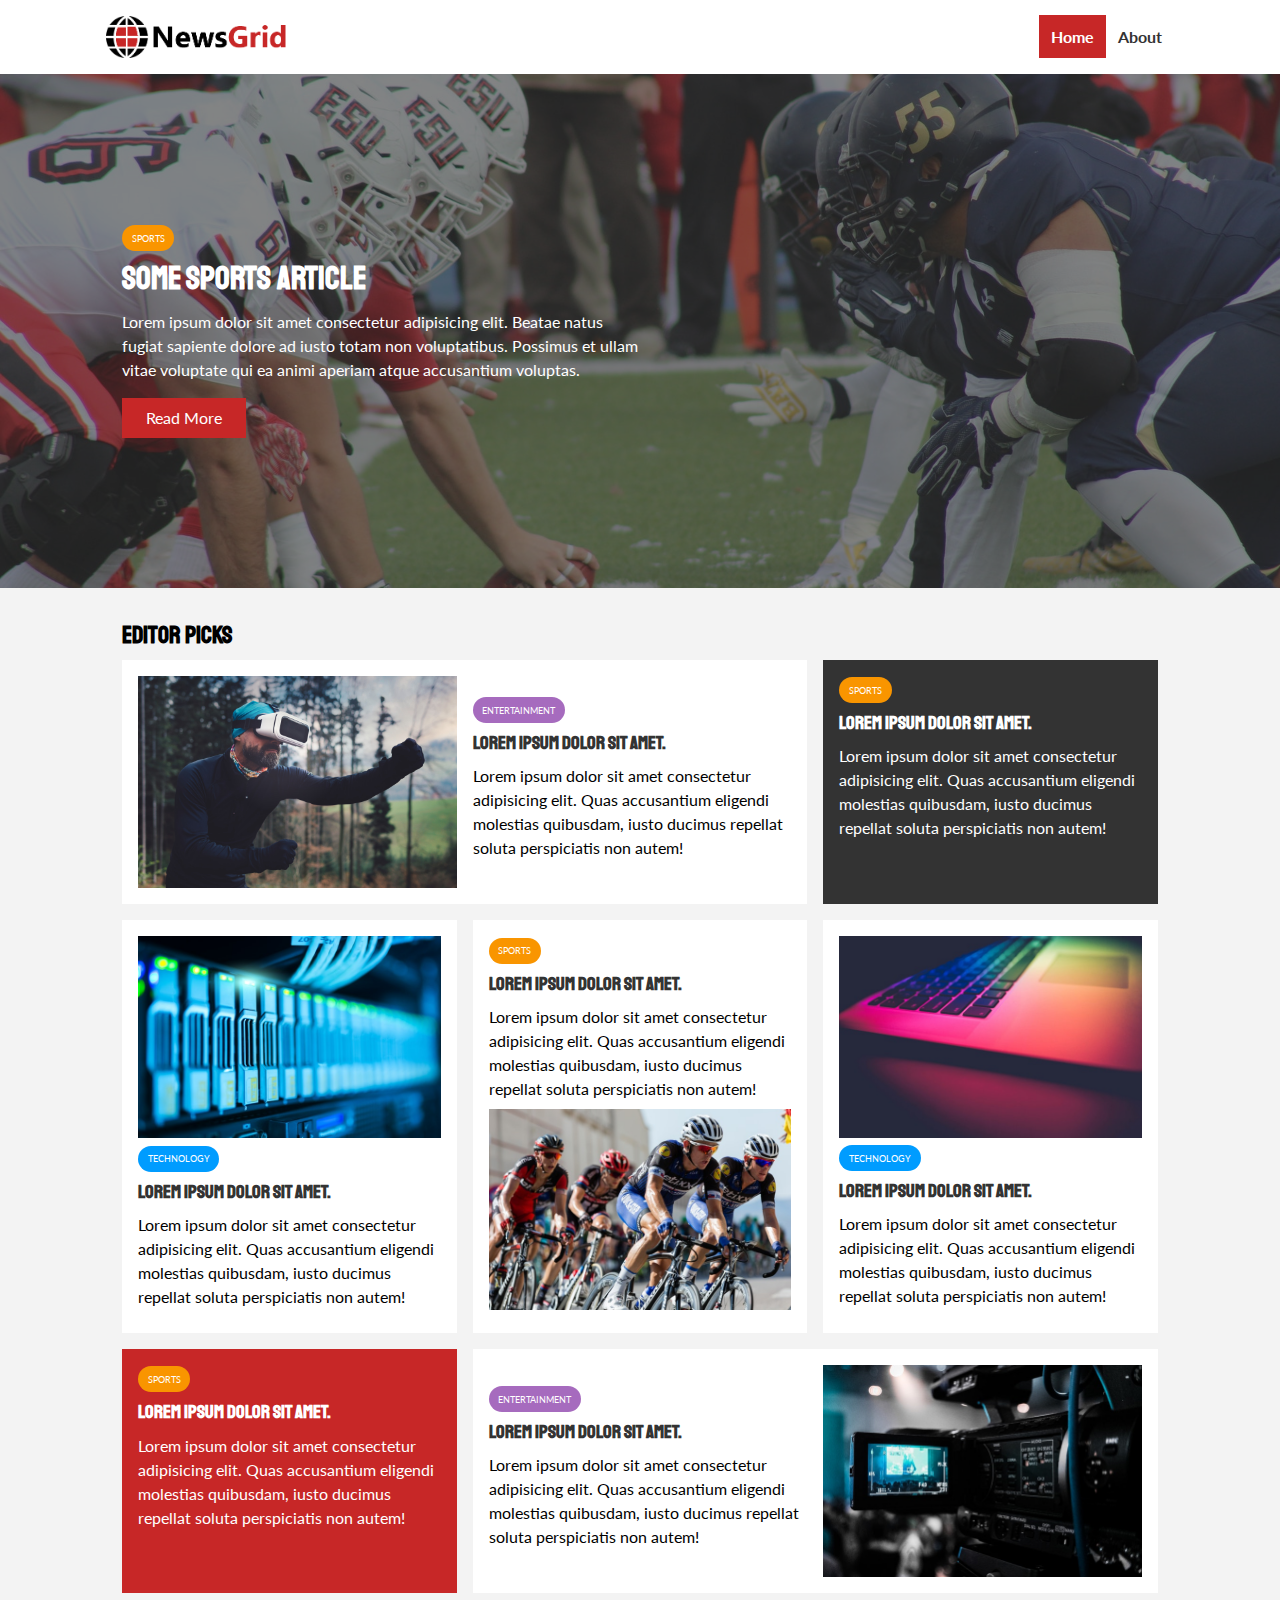
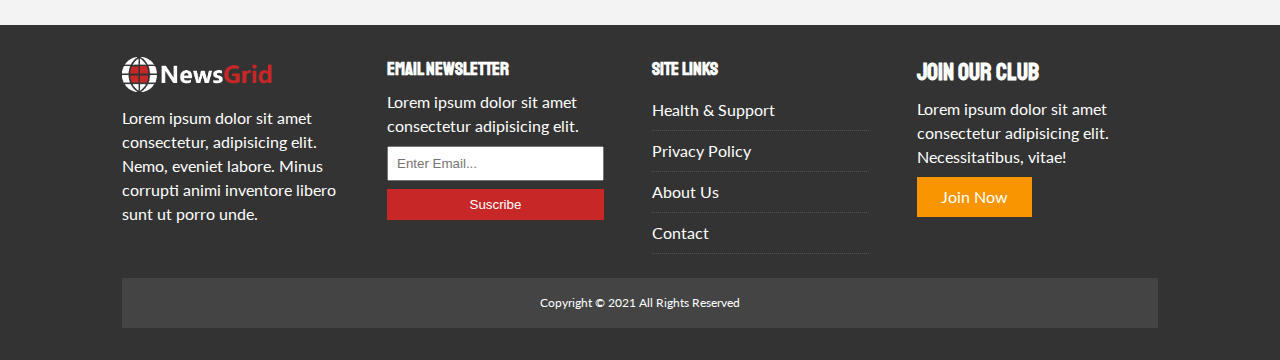
<file: index.html>
<!DOCTYPE html>
<html lang="en">
  <head>
    <meta charset="UTF-8" />
    <meta name="viewport" content="width=device-width, initial-scale=1.0" />
    <link
      rel="stylesheet"
      href="https://cdnjs.cloudflare.com/ajax/libs/font-awesome/5.15.1/css/all.min.css"
      integrity="sha512-+4zCK9k+qNFUR5X+cKL9EIR+ZOhtIloNl9GIKS57V1MyNsYpYcUrUeQc9vNfzsWfV28IaLL3i96P9sdNyeRssA=="
      crossorigin="anonymous"
    />
    <link rel="preconnect" href="https://fonts.gstatic.com" />
    <link
      href="https://fonts.googleapis.com/css2?family=Lato&family=Staatliches&display=swap"
      rel="stylesheet"
    />
    <link rel="stylesheet" href="./css/style.css" />
    <link
      rel="stylesheet"
      href="./css/mobile.css"
      media="screen and (max-width:768px)"
    />
    <link rel="shortcut icon" type="image/x-icon" href="./img/favicon.ico" />

    <title>NewsGrid | Latest News</title>
  </head>
  <body>
    <nav id="main-nav">
      <div class="container">
        <img src="./img/logo.png" alt="NewsGrid" class="logo" />

        <div class="social">
          <a href="http://facebook.com" target="_blank"
            ><i class="fab fa-facebook fa-2x"></i
          ></a>
          <a href="http://twitter.com" target="_blank"
            ><i class="fab fa-twitter fa-2x"></i
          ></a>
          <a href="http://instagram.com" target="_blank"
            ><i class="fab fa-instagram fa-2x"></i
          ></a>
          <a href="http://youtube.com" target="_blank"
            ><i class="fab fa-youtube fa-2x"></i
          ></a>
        </div>
        <ul>
          <li><a href="index.html" class="current">Home</a></li>
          <li><a href="about.html">About</a></li>
        </ul>
      </div>
    </nav>
    <!-- Showcase Section -->
    <header id="showcase">
      <div class="container">
        <div class="showcase-container">
          <div class="showcase-content">
            <div class="category category-sports">Sports</div>
            <h1>Some Sports Article</h1>
            <p>
              Lorem ipsum dolor sit amet consectetur adipisicing elit. Beatae
              natus fugiat sapiente dolore ad iusto totam non voluptatibus.
              Possimus et ullam vitae voluptate qui ea animi aperiam atque
              accusantium voluptas.
            </p>
            <a href="article.html" class="btn btn-primary">Read More</a>
          </div>
        </div>
      </div>
    </header>
    <!-- Home Articles -->
    <section id="home-articles" class="py-2">
      <div class="container">
        <h2>Editor Picks</h2>
        <div class="articles-container">
          <article class="card">
            <img src="./img/articles/ent1.jpg" alt="" />
            <div>
              <div class="category category-ent">Entertainment</div>
              <h3>
                <a href="article.html">Lorem ipsum dolor sit amet.</a>
              </h3>
              <p>
                Lorem ipsum dolor sit amet consectetur adipisicing elit. Quas
                accusantium eligendi molestias quibusdam, iusto ducimus repellat
                soluta perspiciatis non autem!
              </p>
            </div>
          </article>
          <article class="card bg-dark">
            <div class="category category-sports">Sports</div>
            <h3>
              <a href="article.html">Lorem ipsum dolor sit amet.</a>
            </h3>
            <p>
              Lorem ipsum dolor sit amet consectetur adipisicing elit. Quas
              accusantium eligendi molestias quibusdam, iusto ducimus repellat
              soluta perspiciatis non autem!
            </p>
          </article>
          <article class="card">
            <img src="./img/articles/tech1.jpg" alt="" />
            <div class="category category-tech">Technology</div>
            <h3>
              <a href="article.html">Lorem ipsum dolor sit amet.</a>
            </h3>
            <p>
              Lorem ipsum dolor sit amet consectetur adipisicing elit. Quas
              accusantium eligendi molestias quibusdam, iusto ducimus repellat
              soluta perspiciatis non autem!
            </p>
          </article>
          <article class="card">
            <div class="category category-sports">Sports</div>
            <h3>
              <a href="article.html">Lorem ipsum dolor sit amet.</a>
            </h3>
            <p>
              Lorem ipsum dolor sit amet consectetur adipisicing elit. Quas
              accusantium eligendi molestias quibusdam, iusto ducimus repellat
              soluta perspiciatis non autem!
            </p>
            <img src="./img/articles/sports1.jpg" alt="" />
          </article>
          <article class="card">
            <img src="./img/articles/tech2.jpg" alt="" />
            <div class="category category-tech">Technology</div>
            <h3>
              <a href="article.html">Lorem ipsum dolor sit amet.</a>
            </h3>
            <p>
              Lorem ipsum dolor sit amet consectetur adipisicing elit. Quas
              accusantium eligendi molestias quibusdam, iusto ducimus repellat
              soluta perspiciatis non autem!
            </p>
          </article>
          <article class="card bg-primary">
            <div class="category category-sports">Sports</div>
            <h3>
              <a href="article.html">Lorem ipsum dolor sit amet.</a>
            </h3>
            <p>
              Lorem ipsum dolor sit amet consectetur adipisicing elit. Quas
              accusantium eligendi molestias quibusdam, iusto ducimus repellat
              soluta perspiciatis non autem!
            </p>
          </article>
          <article class="card">
            <div>
              <div class="category category-ent">Entertainment</div>
              <h3>
                <a href="article.html">Lorem ipsum dolor sit amet.</a>
              </h3>
              <p>
                Lorem ipsum dolor sit amet consectetur adipisicing elit. Quas
                accusantium eligendi molestias quibusdam, iusto ducimus repellat
                soluta perspiciatis non autem!
              </p>
            </div>
            <img src="./img/articles/ent2.jpg" alt="" />
          </article>
        </div>
      </div>
    </section>
    <!-- Footer  -->
    <footer id="main-footer" class="py-2">
      <div class="container footer-container">
        <!-- first div -->
        <div>
          <img src="./img/logo_light.png" alt="NewsGrid" />
          <p>
            Lorem ipsum dolor sit amet consectetur, adipisicing elit. Nemo,
            eveniet labore. Minus corrupti animi inventore libero sunt ut porro
            unde.
          </p>
        </div>
        <!-- second div -->
        <div>
          <h3>Email Newsletter</h3>
          <p>Lorem ipsum dolor sit amet consectetur adipisicing elit.</p>
          <form name="contact" method="POST" data-netlify="true">
            <input type="email" name="email" placeholder="Enter Email..." />
            <input type="submit" value="Suscribe" class="btn btn-primary" />
          </form>
        </div>
        <!-- third div -->
        <div>
          <h3>Site Links</h3>
          <ul class="list">
            <li><a href="#">Health & Support</a></li>
            <li><a href="#">Privacy Policy</a></li>
            <li><a href="#">About Us</a></li>
            <li><a href="#">Contact</a></li>
          </ul>
        </div>
        <!-- fourth div -->
        <div>
          <h2>Join Our Club</h2>
          <p>
            Lorem ipsum dolor sit amet consectetur adipisicing elit.
            Necessitatibus, vitae!
          </p>
          <a href="#" class="btn btn-secondary">Join Now</a>
        </div>
        <!-- fifth div -->
        <div>
          <p>Copyright &copy; 2021 All Rights Reserved</p>
        </div>
      </div>
    </footer>
  </body>
</html>
</file>
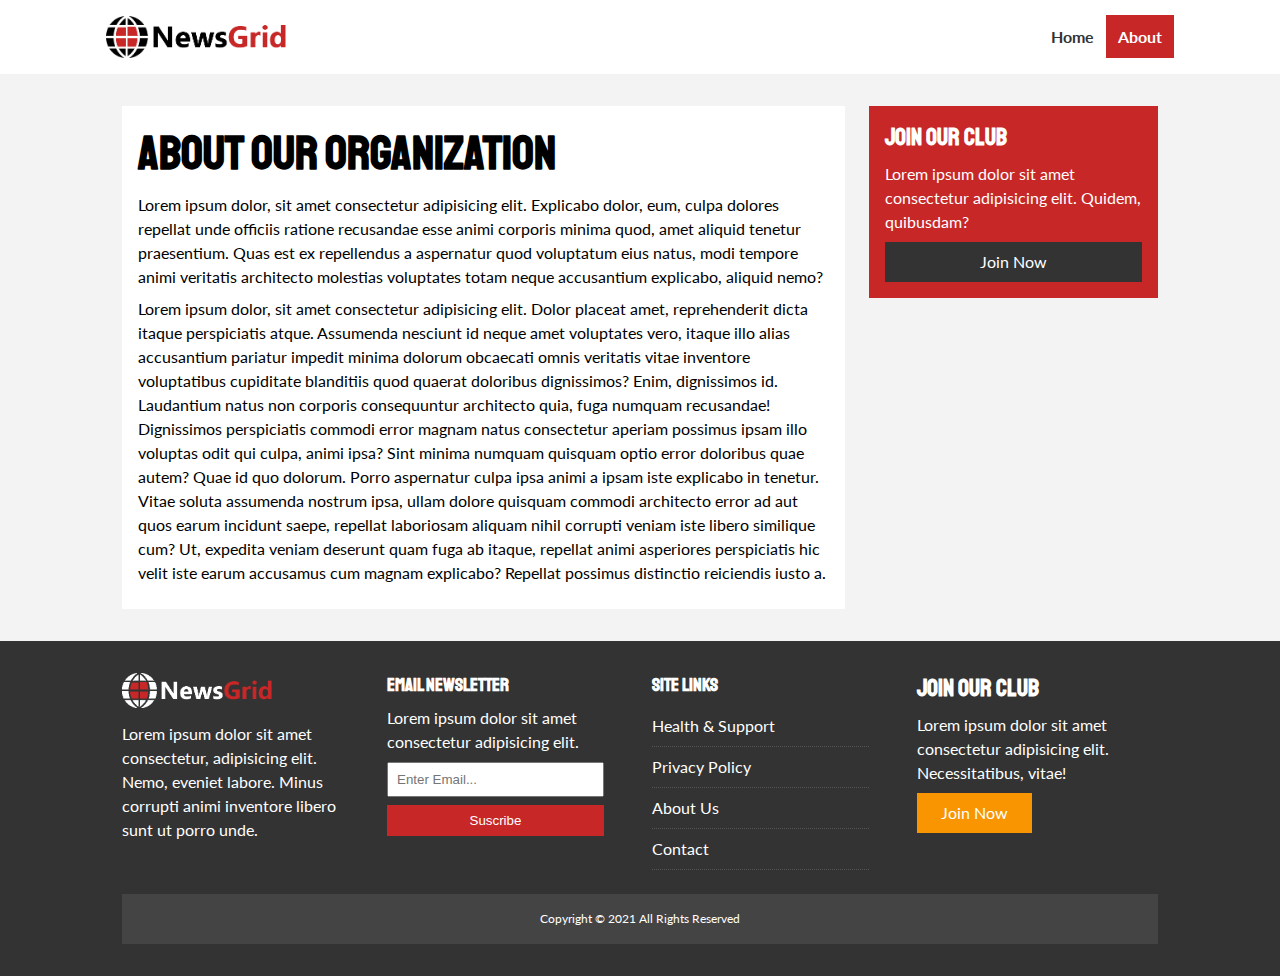
<file: about.html>
<!DOCTYPE html>
<html lang="en">
  <head>
    <meta charset="UTF-8" />
    <meta name="viewport" content="width=device-width, initial-scale=1.0" />
    <link
      rel="stylesheet"
      href="https://cdnjs.cloudflare.com/ajax/libs/font-awesome/5.15.1/css/all.min.css"
      integrity="sha512-+4zCK9k+qNFUR5X+cKL9EIR+ZOhtIloNl9GIKS57V1MyNsYpYcUrUeQc9vNfzsWfV28IaLL3i96P9sdNyeRssA=="
      crossorigin="anonymous"
    />
    <link rel="preconnect" href="https://fonts.gstatic.com" />
    <link
      href="https://fonts.googleapis.com/css2?family=Lato&family=Staatliches&display=swap"
      rel="stylesheet"
    />
    <link rel="stylesheet" href="./css/style.css" />
    <link
      rel="stylesheet"
      href="./css/mobile.css"
      media="screen and (max-width:768px)"
    />
    <link rel="shortcut icon" type="image/x-icon" href="./img/favicon.ico" />

    <title>NewsGrid | About</title>
  </head>
  <body>
    <nav id="main-nav">
      <div class="container">
        <img src="./img/logo.png" alt="NewsGrid" class="logo" />

        <div class="social">
          <a href="http://facebook.com" target="_blank"
            ><i class="fab fa-facebook fa-2x"></i
          ></a>
          <a href="http://twitter.com" target="_blank"
            ><i class="fab fa-twitter fa-2x"></i
          ></a>
          <a href="http://instagram.com" target="_blank"
            ><i class="fab fa-instagram fa-2x"></i
          ></a>
          <a href="http://youtube.com" target="_blank"
            ><i class="fab fa-youtube fa-2x"></i
          ></a>
        </div>
        <ul>
          <li><a href="index.html">Home</a></li>
          <li><a href="about.html" class="current">About</a></li>
        </ul>
      </div>
    </nav>
    <!-- About section -->
    <section id="about">
      <div class="container">
        <div class="page-container">
          <article class="card">
            <h1 class="l-heading">About Our Organization</h1>
            <p>
              Lorem ipsum dolor, sit amet consectetur adipisicing elit.
              Explicabo dolor, eum, culpa dolores repellat unde officiis ratione
              recusandae esse animi corporis minima quod, amet aliquid tenetur
              praesentium. Quas est ex repellendus a aspernatur quod voluptatum
              eius natus, modi tempore animi veritatis architecto molestias
              voluptates totam neque accusantium explicabo, aliquid nemo?
            </p>
            <p>
              Lorem ipsum dolor, sit amet consectetur adipisicing elit. Dolor
              placeat amet, reprehenderit dicta itaque perspiciatis atque.
              Assumenda nesciunt id neque amet voluptates vero, itaque illo
              alias accusantium pariatur impedit minima dolorum obcaecati omnis
              veritatis vitae inventore voluptatibus cupiditate blanditiis quod
              quaerat doloribus dignissimos? Enim, dignissimos id. Laudantium
              natus non corporis consequuntur architecto quia, fuga numquam
              recusandae! Dignissimos perspiciatis commodi error magnam natus
              consectetur aperiam possimus ipsam illo voluptas odit qui culpa,
              animi ipsa? Sint minima numquam quisquam optio error doloribus
              quae autem? Quae id quo dolorum. Porro aspernatur culpa ipsa animi
              a ipsam iste explicabo in tenetur. Vitae soluta assumenda nostrum
              ipsa, ullam dolore quisquam commodi architecto error ad aut quos
              earum incidunt saepe, repellat laboriosam aliquam nihil corrupti
              veniam iste libero similique cum? Ut, expedita veniam deserunt
              quam fuga ab itaque, repellat animi asperiores perspiciatis hic
              velit iste earum accusamus cum magnam explicabo? Repellat possimus
              distinctio reiciendis iusto a.
            </p>
          </article>
          <aside class="card bg-primary">
            <h2>Join Our Club</h2>
            <p>
              Lorem ipsum dolor sit amet consectetur adipisicing elit. Quidem,
              quibusdam?
            </p>
            <a href="#" class="btn btn-dark btn-block">Join Now</a>
          </aside>
        </div>
      </div>
    </section>

    <!-- Footer  -->
    <footer id="main-footer" class="py-2">
      <div class="container footer-container">
        <!-- first div -->
        <div>
          <img src="./img/logo_light.png" alt="NewsGrid" />
          <p>
            Lorem ipsum dolor sit amet consectetur, adipisicing elit. Nemo,
            eveniet labore. Minus corrupti animi inventore libero sunt ut porro
            unde.
          </p>
        </div>
        <!-- second div -->
        <div>
          <h3>Email Newsletter</h3>
          <p>Lorem ipsum dolor sit amet consectetur adipisicing elit.</p>
          <form name="contact" method="POST" data-netlify="true">
            <input type="email" name="email" placeholder="Enter Email..." />
            <input type="submit" value="Suscribe" class="btn btn-primary" />
          </form>
        </div>
        <!-- third div -->
        <div>
          <h3>Site Links</h3>
          <ul class="list">
            <li><a href="#">Health & Support</a></li>
            <li><a href="#">Privacy Policy</a></li>
            <li><a href="#">About Us</a></li>
            <li><a href="#">Contact</a></li>
          </ul>
        </div>
        <!-- fourth div -->
        <div>
          <h2>Join Our Club</h2>
          <p>
            Lorem ipsum dolor sit amet consectetur adipisicing elit.
            Necessitatibus, vitae!
          </p>
          <a href="#" class="btn btn-secondary">Join Now</a>
        </div>
        <!-- fifth div -->
        <div>
          <p>Copyright &copy; 2021 All Rights Reserved</p>
        </div>
      </div>
    </footer>
  </body>
</html>
</file>
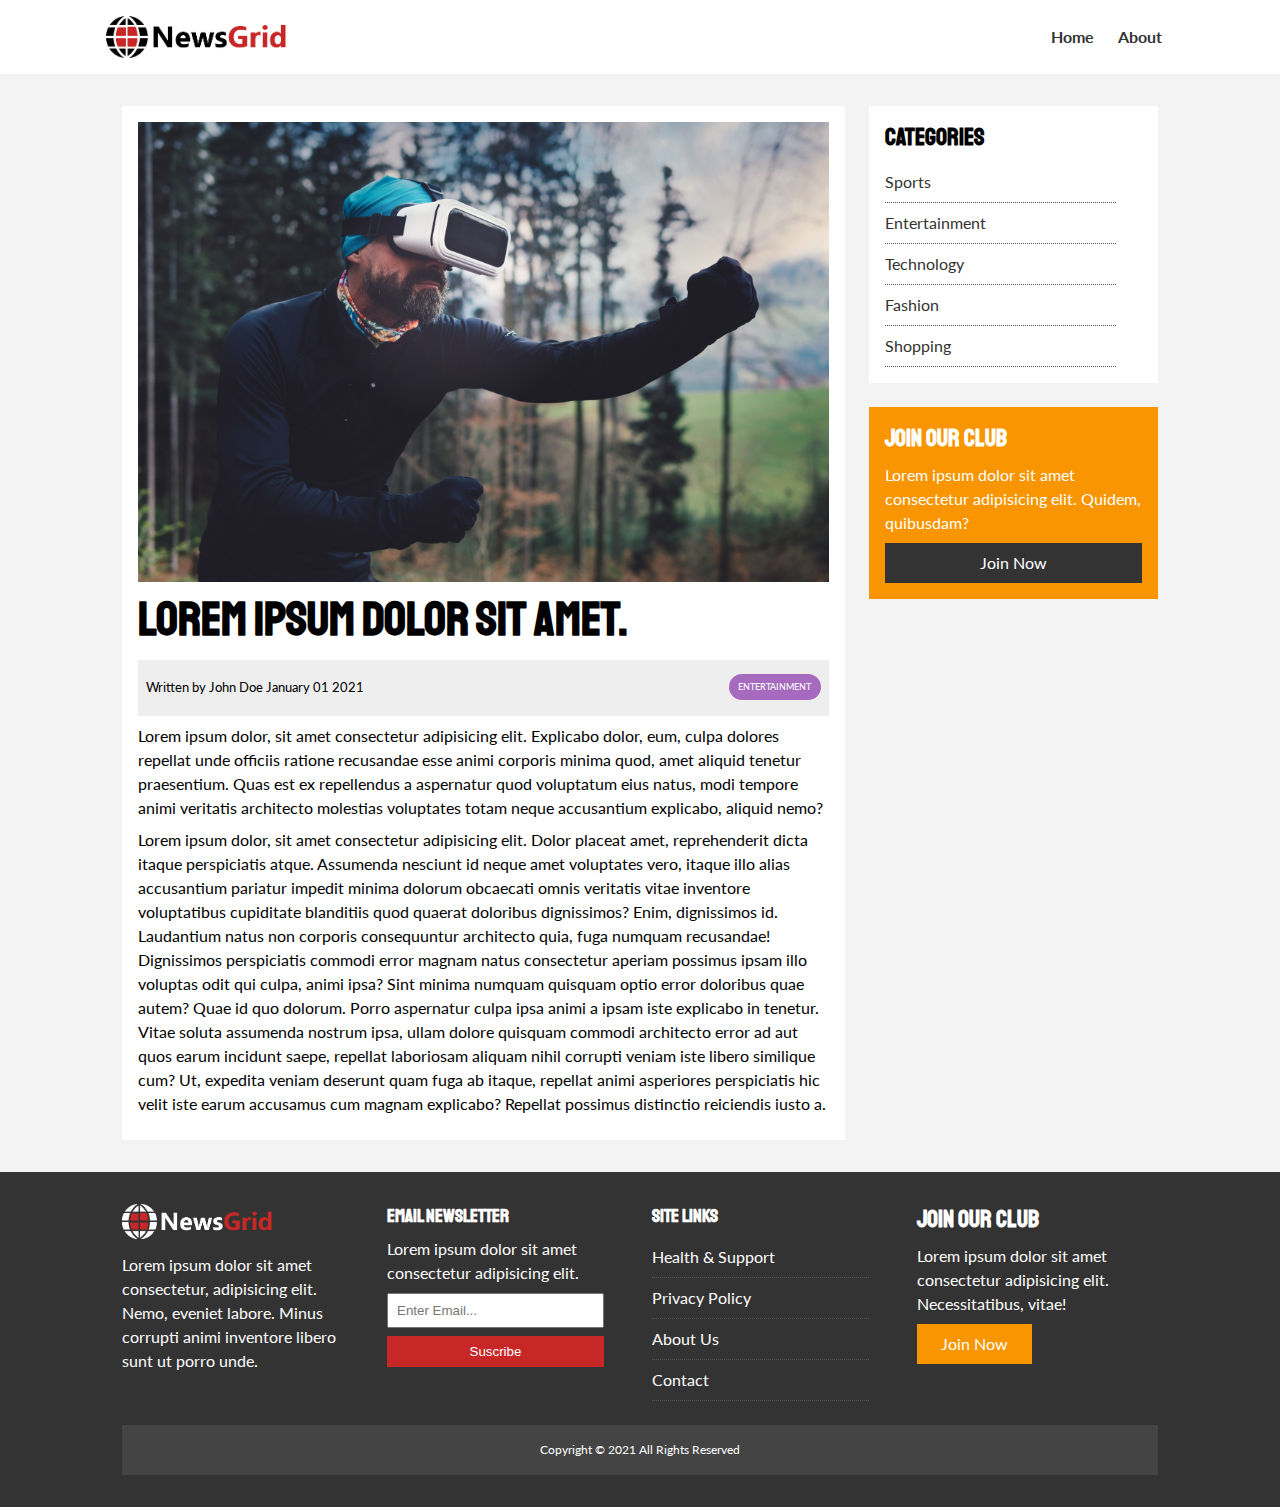
<file: article.html>
<!DOCTYPE html>
<html lang="en">
  <head>
    <meta charset="UTF-8" />
    <meta name="viewport" content="width=device-width, initial-scale=1.0" />
    <link
      rel="stylesheet"
      href="https://cdnjs.cloudflare.com/ajax/libs/font-awesome/5.15.1/css/all.min.css"
      integrity="sha512-+4zCK9k+qNFUR5X+cKL9EIR+ZOhtIloNl9GIKS57V1MyNsYpYcUrUeQc9vNfzsWfV28IaLL3i96P9sdNyeRssA=="
      crossorigin="anonymous"
    />
    <link rel="preconnect" href="https://fonts.gstatic.com" />
    <link
      href="https://fonts.googleapis.com/css2?family=Lato&family=Staatliches&display=swap"
      rel="stylesheet"
    />
    <link rel="stylesheet" href="./css/style.css" />
    <link
      rel="stylesheet"
      href="./css/mobile.css"
      media="screen and (max-width:768px)"
    />
    <link rel="shortcut icon" type="image/x-icon" href="./img/favicon.ico" />

    <title>NewsGrid | Latest News</title>
  </head>
  <body>
    <nav id="main-nav">
      <div class="container">
        <img src="./img/logo.png" alt="NewsGrid" class="logo" />

        <div class="social">
          <a href="http://facebook.com" target="_blank"
            ><i class="fab fa-facebook fa-2x"></i
          ></a>
          <a href="http://twitter.com" target="_blank"
            ><i class="fab fa-twitter fa-2x"></i
          ></a>
          <a href="http://instagram.com" target="_blank"
            ><i class="fab fa-instagram fa-2x"></i
          ></a>
          <a href="http://youtube.com" target="_blank"
            ><i class="fab fa-youtube fa-2x"></i
          ></a>
        </div>
        <ul>
          <li><a href="index.html">Home</a></li>
          <li><a href="about.html">About</a></li>
        </ul>
      </div>
    </nav>
    <!-- About section -->
    <section id="article">
      <div class="container">
        <div class="page-container">
          <article class="card">
            <img src="./img/articles/ent1.jpg" alt="" />
            <h1 class="l-heading">Lorem ipsum dolor sit amet.</h1>
            <div class="meta">
              <small>
                <i class="fas fa-user"></i> Written by John Doe January 01 2021
              </small>
              <div class="category category-ent">Entertainment</div>
            </div>
            <p>
              Lorem ipsum dolor, sit amet consectetur adipisicing elit.
              Explicabo dolor, eum, culpa dolores repellat unde officiis ratione
              recusandae esse animi corporis minima quod, amet aliquid tenetur
              praesentium. Quas est ex repellendus a aspernatur quod voluptatum
              eius natus, modi tempore animi veritatis architecto molestias
              voluptates totam neque accusantium explicabo, aliquid nemo?
            </p>
            <p>
              Lorem ipsum dolor, sit amet consectetur adipisicing elit. Dolor
              placeat amet, reprehenderit dicta itaque perspiciatis atque.
              Assumenda nesciunt id neque amet voluptates vero, itaque illo
              alias accusantium pariatur impedit minima dolorum obcaecati omnis
              veritatis vitae inventore voluptatibus cupiditate blanditiis quod
              quaerat doloribus dignissimos? Enim, dignissimos id. Laudantium
              natus non corporis consequuntur architecto quia, fuga numquam
              recusandae! Dignissimos perspiciatis commodi error magnam natus
              consectetur aperiam possimus ipsam illo voluptas odit qui culpa,
              animi ipsa? Sint minima numquam quisquam optio error doloribus
              quae autem? Quae id quo dolorum. Porro aspernatur culpa ipsa animi
              a ipsam iste explicabo in tenetur. Vitae soluta assumenda nostrum
              ipsa, ullam dolore quisquam commodi architecto error ad aut quos
              earum incidunt saepe, repellat laboriosam aliquam nihil corrupti
              veniam iste libero similique cum? Ut, expedita veniam deserunt
              quam fuga ab itaque, repellat animi asperiores perspiciatis hic
              velit iste earum accusamus cum magnam explicabo? Repellat possimus
              distinctio reiciendis iusto a.
            </p>
          </article>
          <aside id="categories" class="card">
            <h2>Categories</h2>
            <ul class="list">
              <li>
                <a href="#"> <i class="fas fa-chevron-right"></i> Sports </a>
              </li>
              <li>
                <a href="#">
                  <i class="fas fa-chevron-right"></i>Entertainment
                </a>
              </li>
              <li>
                <a href="#">
                  <i class="fas fa-chevron-right"></i> Technology
                </a>
              </li>
              <li>
                <a href="#"> <i class="fas fa-chevron-right"></i> Fashion </a>
              </li>
              <li>
                <a href="#"> <i class="fas fa-chevron-right"></i> Shopping </a>
              </li>
            </ul>
          </aside>
          <aside class="card bg-secondary">
            <h2>Join Our Club</h2>
            <p>
              Lorem ipsum dolor sit amet consectetur adipisicing elit. Quidem,
              quibusdam?
            </p>
            <a href="#" class="btn btn-dark btn-block">Join Now</a>
          </aside>
        </div>
      </div>
    </section>

    <!-- Footer  -->
    <footer id="main-footer" class="py-2">
      <div class="container footer-container">
        <!-- first div -->
        <div>
          <img src="./img/logo_light.png" alt="NewsGrid" />
          <p>
            Lorem ipsum dolor sit amet consectetur, adipisicing elit. Nemo,
            eveniet labore. Minus corrupti animi inventore libero sunt ut porro
            unde.
          </p>
        </div>
        <!-- second div -->
        <div>
          <h3>Email Newsletter</h3>
          <p>Lorem ipsum dolor sit amet consectetur adipisicing elit.</p>
          <form name="contact" method="POST" data-netlify="true">
            <input type="email" name="email" placeholder="Enter Email..." />
            <input type="submit" value="Suscribe" class="btn btn-primary" />
          </form>
        </div>
        <!-- third div -->
        <div>
          <h3>Site Links</h3>
          <ul class="list">
            <li><a href="#">Health & Support</a></li>
            <li><a href="#">Privacy Policy</a></li>
            <li><a href="#">About Us</a></li>
            <li><a href="#">Contact</a></li>
          </ul>
        </div>
        <!-- fourth div -->
        <div>
          <h2>Join Our Club</h2>
          <p>
            Lorem ipsum dolor sit amet consectetur adipisicing elit.
            Necessitatibus, vitae!
          </p>
          <a href="#" class="btn btn-secondary">Join Now</a>
        </div>
        <!-- fifth div -->
        <div>
          <p>Copyright &copy; 2021 All Rights Reserved</p>
        </div>
      </div>
    </footer>
  </body>
</html>
</file>
<file: css/style.css>
:root {
  --primary-color: #c72727;
  --secondary-color: #f99500;
  --light-color: #f3f3f3;
  --dark-color: #333;
  --max-width: 1100px;
}

.category {
  --sports-color: #f99500;
  --ent-color: #a66bbe;
  --tech-color: #009cff;
}

* {
  margin: 0;
  padding: 0;
  box-sizing: border-box;
}

body {
  font-family: 'Lato', sans-serif;
  line-height: 1.5;
  background-color: var(--light-color);
}
a {
  color: #333;
  text-decoration: none;
}

ul {
  list-style: none;
}

p {
  margin: 0.5rem 0;
}

img {
  width: 100%;
}

h1,
h2,
h3,
h4,
h5,
h6 {
  font-family: 'Staatliches', cursive;
  margin-bottom: 0.55rem;
  line-height: 1.3;
}

/* Utility */
.container {
  max-width: var(--max-width);
  margin: auto;
  padding: 0 2rem;
  overflow: hidden;
}

.category {
  display: inline-block;
  color: #fff;
  font-size: 0.55rem;
  text-transform: uppercase;
  padding: 0.4rem 0.6rem;
  border-radius: 15px;
  margin-bottom: 0.5rem;
}
.category-sports {
  background-color: var(--sports-color);
}
.category-ent {
  background-color: var(--ent-color);
}
.category-tech {
  background-color: var(--tech-color);
}

.btn {
  display: inline-block;
  border: none;
  background-color: var(--dark-color);
  color: #fff;
  padding: 0.5rem 1.5rem;
  cursor: pointer;
}

.btn-light {
  background-color: var(--light-color);
}
.btn-primary {
  background-color: var(--primary-color);
}
.btn-secondary {
  background-color: var(--secondary-color);
}
.btn:hover {
  opacity: 0.9;
}
.btn-block {
  display: block;
  width: 100%;
  text-align: center;
}
.card {
  background-color: #fff;
  padding: 1rem;
}
.bg-dark {
  background-color: var(--dark-color);
  color: #fff;
}
.bg-primary {
  background-color: var(--primary-color);
  color: #fff;
}
.bg-secondary {
  background-color: var(--secondary-color);
  color: #fff;
}
.py-1 {
  padding: 1.5rem 0;
}
.py-2 {
  padding: 2rem 0;
}
.py-3 {
  padding: 3rem 0;
}
.p-1 {
  padding: 1.5rem;
}
.p-2 {
  padding: 2rem;
}
.p-3 {
  padding: 3rem;
}

.l-heading {
  font-size: 3rem;
}
.bg-dark h1,
.bg-dark h2,
.bg-dark h3,
.bg-dark a,
.bg-primary h1,
.bg-primary h2,
.bg-primary h3,
.bg-primary a,
.bg-secondary h1,
.bg-secondary h2,
.bg-secondary h3,
.bg-secondary a {
  color: #fff;
}
.list li {
  padding: 0.5rem 0;
  border-bottom: 1px dotted #555;
  width: 90%;
}
.list li a:hover {
  color: var(--primary-color) !important;
}
/* Inner page grid-container */
.page-container {
  display: grid;
  grid-template-columns: 5fr 2fr;
  gap: 1.5rem;
  margin: 2rem 0;
}
.page-container > *:first-child {
  grid-row: 1 / span 3;
}
/* Navigation */
#main-nav {
  background-color: #fff;
  position: sticky;
  top: 0;
  z-index: 2;
}

#main-nav .container {
  display: grid;
  grid-template-columns: 6fr 3fr 2fr;
  padding: 1rem;
  align-items: center;
}

#main-nav .logo {
  width: 180px;
}

#main-nav ul {
  justify-self: end;
  display: flex;
}

#main-nav ul li a {
  padding: 0.75rem;
  font-weight: bold;
}

#main-nav ul li a.current {
  background-color: var(--primary-color);
  color: white;
}
#main-nav ul li a:hover {
  background-color: var(--light-color);
  color: var(--dark-color);
}

#main-nav .social {
  justify-self: center;
}

#main-nav .social i {
  color: #777;
  margin-right: 0.5rem;
}

/* Showcase Section */
#showcase {
  color: #fff;
  background-color: #333;
  padding: 2rem;
  position: relative;
}
#showcase::before {
  content: '';
  background: url('../img/featured.jpg') no-repeat center center/cover;
  position: absolute;
  top: 0;
  left: 0;
  width: 100%;
  height: 100%;
  opacity: 0.4;
}

#showcase .showcase-container {
  display: grid;
  grid-template-columns: repeat(2, 1fr);
  justify-content: center;
  align-items: center;
  height: 50vh;
}

#showcase .showcase-content {
  z-index: 1;
}

#showcase .showcase-content p {
  margin-bottom: 1rem;
}

/* Home Articles */
#home-articles .articles-container {
  display: grid;
  grid-template-columns: repeat(3, 1fr);
  gap: 1rem;
}
#home-articles .articles-container > *:first-child,
#home-articles .articles-container > *:last-child {
  display: grid;
  grid-template-columns: repeat(2, 1fr);
  gap: 1rem;
  align-items: center;
  /* grid-column: 1 / 4; */
  grid-column: 1 / span 2;
}
#home-articles .articles-container > *:last-child {
  grid-column: 2 / span 2;
}

#article .meta {
  display: flex;
  justify-content: space-between;
  align-items: center;
  background-color: #eee;
  padding: 0.5rem;
}

#article .meta .category {
  margin-top: 0.4rem;
}

/* Footer Section */
#main-footer {
  background-color: var(--dark-color);
  color: #fff;
}

#main-footer img {
  width: 150px;
}

#main-footer a {
  color: #fff;
}

#main-footer .footer-container {
  display: grid;
  grid-template-columns: repeat(4, 1fr);
  gap: 1.5rem;
}

#main-footer .footer-container > *:last-child {
  background-color: #444;
  grid-column: 1 / span 4;
  text-align: center;
  padding: 0.5rem;
  font-size: 0.75rem;
}

#main-footer .footer-container input[type='email'] {
  width: 90%;
  padding: 0.5rem;
  margin-bottom: 0.5rem;
}

#main-footer .footer-container input[type='submit'] {
  width: 90%;
}
</file>
<file: css/mobile.css>
/* Navigation */
#main-nav .social {
  display: none;
}

#main-nav .container {
  grid-template-columns: 1fr;
  gap: 1.2rem;
}
#main-nav ul,
#main-nav .logo {
  justify-self: center;
}

#main-nav ul li a {
  padding: 0.5rem;
}

#home-articles .articles-container {
  grid-template-columns: repeat(2, 1fr);
}

#home-articles .articles-container > *:first-child,
#home-articles .articles-container > *:last-child {
  grid-template-columns: 1fr;
  grid-column: 1;
}

@media screen and (max-width: 600px) {
  /* Stack Grid Item */
  #showcase .showcase-container,
  #home-articles .articles-container,
  #main-footer .footer-container {
    grid-template-columns: 1fr;
  }

  #main-footer .footer-container > *:last-child {
    grid-column: 1;
  }

  #main-footer .footer-container > *:first-child,
  #main-footer .footer-container > *:nth-child(2) {
    border-bottom: 1px dotted #444;
    padding-bottom: 1rem;
  }
  /* #main-footer .footer-container > *:last-child,
  #main-footer .footer-container > *:nth-child(3),
  #main-footer .footer-container > *:nth-child(4) {
    border: none;
  } */
  .page-container {
    grid-template-columns: 1fr;
    text-align: center;
  }
  .page-container > *:first-child {
    grid-row: 1;
  }
  .l-heading {
    font-size: 2rem;
  }
}
</file>
